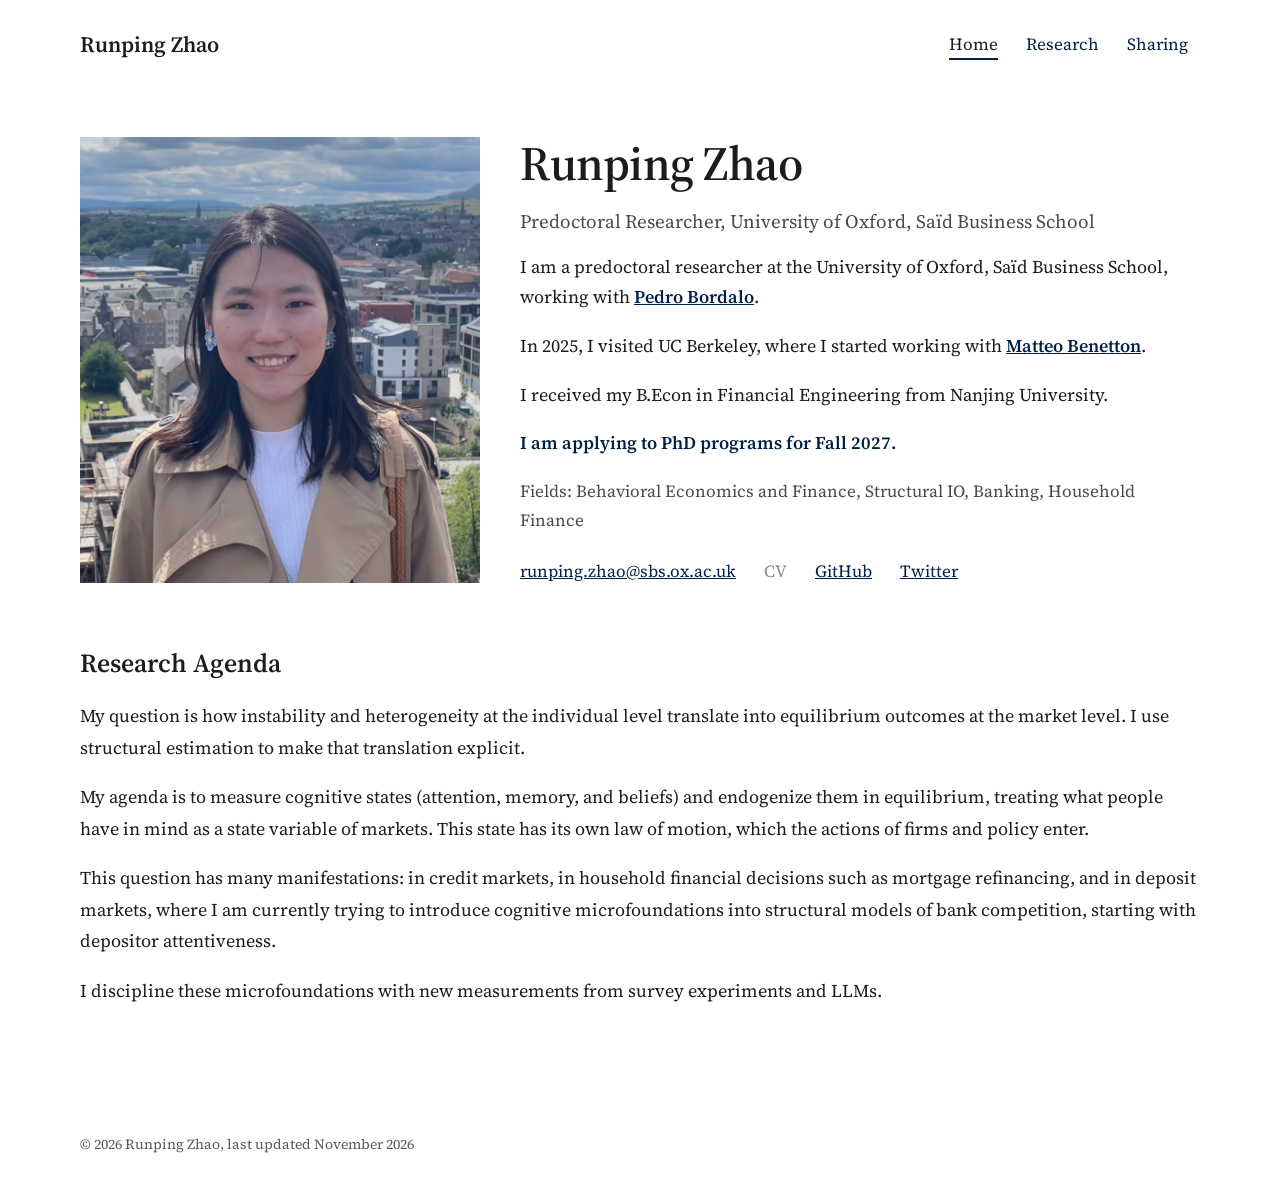
<file: index.html>
<!doctype html>
<html lang="en">
<head>
<meta charset="utf-8">
<meta name="viewport" content="width=device-width, initial-scale=1">
<title>Runping Zhao</title>
<meta name="description" content="Runping Zhao, predoctoral researcher at the University of Oxford, Saïd Business School. Behavioral economics and finance, structural IO, banking, and household finance.">
<meta property="og:title" content="Runping Zhao">
<meta property="og:description" content="Runping Zhao, predoctoral researcher at the University of Oxford, Saïd Business School. Behavioral economics and finance, structural IO, banking, and household finance.">
<meta property="og:type" content="website">
<meta property="og:image" content="https://runpingzhao.com/assets/runping-zhao.png">
<meta property="og:url" content="https://runpingzhao.com/">
<link rel="icon" href="assets/favicon.svg" type="image/svg+xml">
<link rel="preconnect" href="https://fonts.googleapis.com">
<link rel="preconnect" href="https://fonts.gstatic.com" crossorigin>
<link href="https://fonts.googleapis.com/css2?family=Source+Serif+4:ital,opsz,wght@0,8..60,400;0,8..60,600;1,8..60,400&display=swap" rel="stylesheet">
<link rel="stylesheet" href="assets/site.css">
</head>
<body>
<div style="font-family: 'Source Serif 4', Georgia, serif; color: #1c1c1c; background: #ffffff; min-height: 100vh; display: flex; flex-direction: column">

<header class="site-header" style="position: sticky; top: 0; z-index: 10; background: #ffffff; backdrop-filter: saturate(180%) blur(10px); -webkit-backdrop-filter: saturate(180%) blur(10px); border-bottom: 1px solid transparent; transition: background 250ms ease, border-color 250ms ease">
<div style="max-width: 1200px; margin: 0 auto; padding: 16px 40px 0; min-height: 72px; display: flex; flex-wrap: wrap; align-items: center; justify-content: space-between; gap: 8px">
<a href="index.html" style="font-size: 22px; font-weight: 600; color: #1c1c1c; text-decoration: none">Runping Zhao</a>
<nav aria-label="Main" style="display: flex; flex-wrap: wrap; gap: 4px; font-size: 17px">
<a href="index.html" aria-current="page" style="padding: 12px 12px; color: #1c1c1c; text-decoration: underline; text-decoration-color: #002147; text-decoration-thickness: 2px; text-underline-offset: 8px">Home</a>
<a href="research.html" style="padding: 12px 12px; text-decoration: none">Research</a>
<a href="sharing.html" style="padding: 12px 12px; text-decoration: none">Sharing</a>
</nav>
</div>
</header>

<main style="flex: 1; width: 100%; max-width: 1200px; margin: 0 auto; padding: 64px 40px 96px; box-sizing: border-box; display: flex; flex-direction: column; gap: 64px">

<section style="display: flex; flex-wrap: wrap; gap: 40px; align-items: stretch">
<div style="flex: 0 1 400px; min-height: 400px; position: relative; overflow: hidden"><img src="assets/runping-zhao.png" alt="Runping Zhao" width="970" height="968" style="position: absolute; inset: 0; width: 100%; height: 100%; object-fit: cover; object-position: 50% 30%; display: block"></div>
<div style="flex: 1 1 380px; display: flex; flex-direction: column; gap: 18px">
<h1 style="margin: 0; font-size: 48px; font-weight: 600; letter-spacing: -0.5px; line-height: 1.1">Runping Zhao</h1>
<p style="margin: 0; font-size: 19px; color: #4a4a4a">Predoctoral Researcher, University of Oxford, Saïd Business School</p>
<p style="margin: 0; font-size: 18px; line-height: 1.7">I am a predoctoral researcher at the University of Oxford, Saïd Business School, working with <a href="https://sites.google.com/site/pbordalo/" target="_blank" rel="noopener noreferrer" style="white-space: nowrap; font-weight: 600">Pedro Bordalo</a>.</p>
<p style="margin: 0; font-size: 18px; line-height: 1.7">In 2025, I visited UC Berkeley, where I started working with <a href="https://sites.google.com/view/matteobenetton/home" target="_blank" rel="noopener noreferrer" style="white-space: nowrap; font-weight: 600">Matteo Benetton</a>.</p>
<p style="margin: 0; font-size: 18px; line-height: 1.7">I received my B.Econ in Financial Engineering from Nanjing University.</p>
<p style="margin: 0; font-size: 18px; line-height: 1.7; font-weight: 600; color: #002147">I am applying to PhD programs for Fall 2027.</p>
<p style="margin: 0; font-size: 17px; line-height: 1.7; color: #4a4a4a">Fields: Behavioral Economics and Finance, Structural IO, Banking, Household Finance</p>
<nav aria-label="Links" style="display: flex; flex-wrap: wrap; gap: 8px 28px; font-size: 17px; padding-top: 6px">
<a class="js-email" data-u="runping.zhao" data-d="sbs.ox.ac.uk" href="#">runping.zhao [at] sbs.ox.ac.uk</a>
<span aria-disabled="true" title="Coming soon" style="color: #8a8a8a; cursor: default">CV</span>
<a href="https://github.com/ReunionZhao" target="_blank" rel="noopener noreferrer">GitHub</a>
<a href="https://x.com/reneeinsilence" target="_blank" rel="noopener noreferrer">Twitter</a>
</nav>
</div>
</section>

<section style="display: flex; flex-direction: column; gap: 20px">
<h2 style="margin: 0; font-size: 26px; font-weight: 600; line-height: 1.3">Research Agenda</h2>
<div style="display: flex; flex-direction: column; gap: 18px">
<p style="margin: 0; font-size: 18px; line-height: 1.75">My question is how instability and heterogeneity at the individual level translate into equilibrium outcomes at the market level. I use structural estimation to make that translation explicit.</p>
<p style="margin: 0; font-size: 18px; line-height: 1.75">My agenda is to measure cognitive states (attention, memory, and beliefs) and endogenize them in equilibrium, treating what people have in mind as a state variable of markets. This state has its own law of motion, which the actions of firms and policy enter.</p>
<p style="margin: 0; font-size: 18px; line-height: 1.75">This question has many manifestations: in credit markets, in household financial decisions such as mortgage refinancing, and in deposit markets, where I am currently trying to introduce cognitive microfoundations into structural models of bank competition, starting with depositor attentiveness.</p>
<p style="margin: 0; font-size: 18px; line-height: 1.75">I discipline these microfoundations with new measurements from survey experiments and LLMs.</p>
</div>
</section>

</main>

<footer style="margin-top: auto">
<div style="max-width: 1200px; margin: 0 auto; padding: 32px 40px 40px; font-size: 14px; color: #5a5850; text-align: left">© 2026 Runping Zhao, last updated November 2026</div>
</footer>
</div>
<script src="assets/site.js"></script>
</body>
</html>
</file>
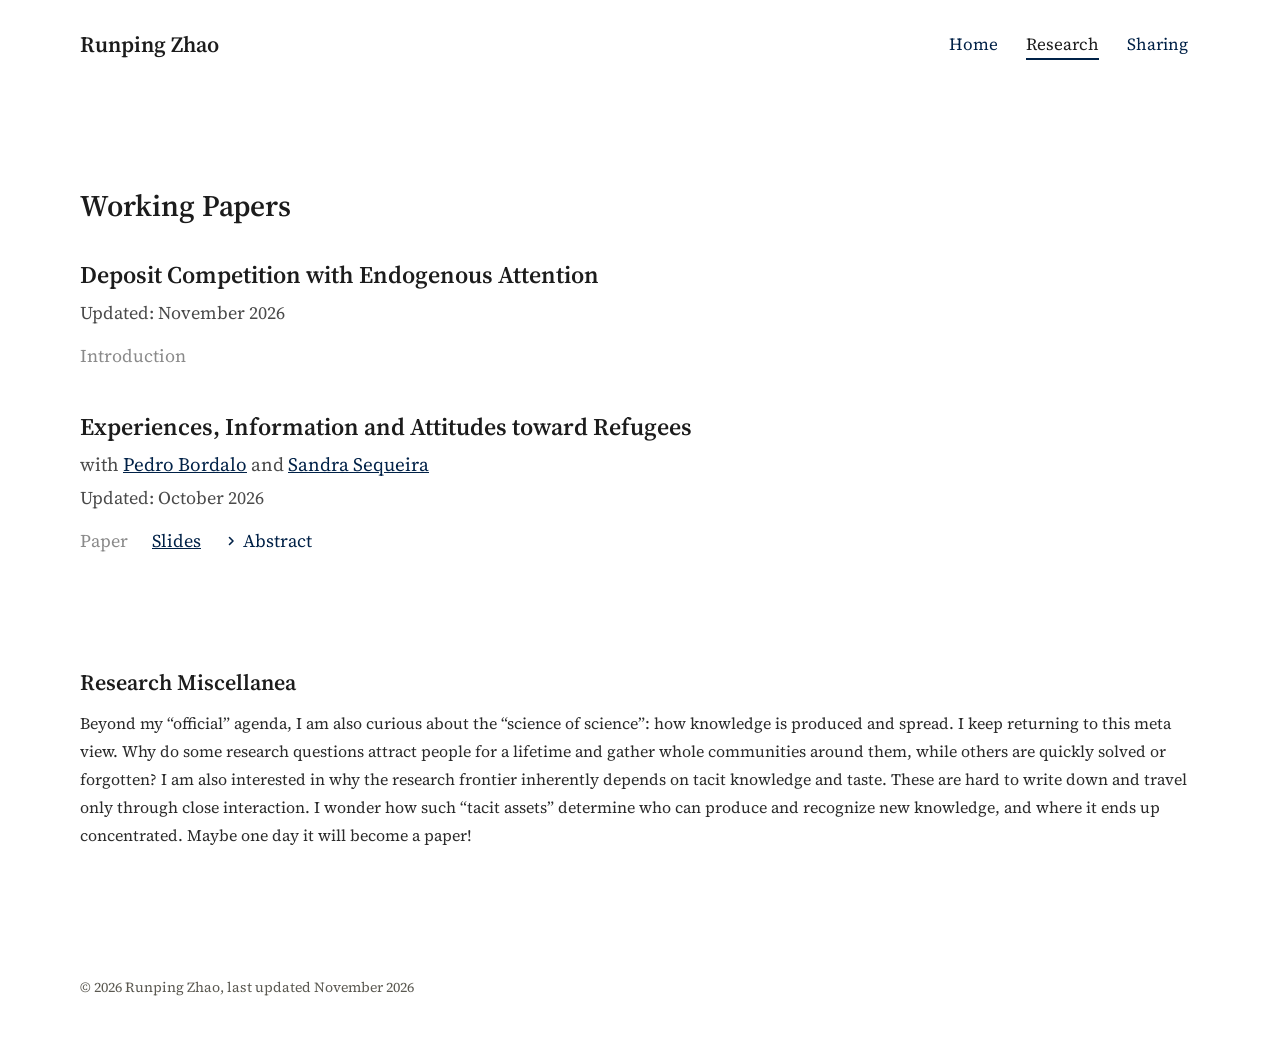
<file: research.html>
<!doctype html>
<html lang="en">
<head>
<meta charset="utf-8">
<meta name="viewport" content="width=device-width, initial-scale=1">
<title>Research | Runping Zhao</title>
<meta name="description" content="Runping Zhao, predoctoral researcher at the University of Oxford, Saïd Business School. Behavioral economics and finance, structural IO, banking, and household finance.">
<meta property="og:title" content="Runping Zhao">
<meta property="og:description" content="Runping Zhao, predoctoral researcher at the University of Oxford, Saïd Business School. Behavioral economics and finance, structural IO, banking, and household finance.">
<meta property="og:type" content="website">
<meta property="og:image" content="https://runpingzhao.com/assets/runping-zhao.png">
<meta property="og:url" content="https://runpingzhao.com/">
<link rel="icon" href="assets/favicon.svg" type="image/svg+xml">
<link rel="preconnect" href="https://fonts.googleapis.com">
<link rel="preconnect" href="https://fonts.gstatic.com" crossorigin>
<link href="https://fonts.googleapis.com/css2?family=Source+Serif+4:ital,opsz,wght@0,8..60,400;0,8..60,600;1,8..60,400&display=swap" rel="stylesheet">
<link rel="stylesheet" href="assets/site.css">
</head>
<body>
<div style="font-family: 'Source Serif 4', Georgia, serif; color: #1c1c1c; background: #ffffff; min-height: 100vh; display: flex; flex-direction: column">

<header class="site-header" style="position: sticky; top: 0; z-index: 10; background: #ffffff; backdrop-filter: saturate(180%) blur(10px); -webkit-backdrop-filter: saturate(180%) blur(10px); border-bottom: 1px solid transparent; transition: background 250ms ease, border-color 250ms ease">
<div style="max-width: 1200px; margin: 0 auto; padding: 16px 40px 0; min-height: 72px; display: flex; flex-wrap: wrap; align-items: center; justify-content: space-between; gap: 8px">
<a href="index.html" style="font-size: 22px; font-weight: 600; color: #1c1c1c; text-decoration: none">Runping Zhao</a>
<nav aria-label="Main" style="display: flex; flex-wrap: wrap; gap: 4px; font-size: 17px">
<a href="index.html" style="padding: 12px 12px; text-decoration: none">Home</a>
<a href="research.html" aria-current="page" style="padding: 12px 12px; color: #1c1c1c; text-decoration: underline; text-decoration-color: #002147; text-decoration-thickness: 2px; text-underline-offset: 8px">Research</a>
<a href="sharing.html" style="padding: 12px 12px; text-decoration: none">Sharing</a>
</nav>
</div>
</header>

<main style="flex: 1; width: 100%; max-width: 1200px; margin: 0 auto; padding: 64px 40px 96px; box-sizing: border-box; display: flex; flex-direction: column; gap: 48px">

<section style="display: flex; flex-direction: column; gap: 20px">


</section>

<section style="display: flex; flex-direction: column; gap: 32px">
<h2 style="margin: 0; font-size: 30px; font-weight: 600">Working Papers</h2>

<article style="display: flex; flex-direction: column; gap: 8px">
<h3 style="margin: 0; font-size: 24px; font-weight: 600; line-height: 1.4">Deposit Competition with Endogenous Attention</h3>
<p style="margin: 0; font-size: 18px; color: #4a4a4a">Updated: November 2026</p>
<div style="display: flex; flex-wrap: wrap; align-items: center; gap: 4px 24px; font-size: 18px">
<span aria-disabled="true" title="Coming soon" style="padding: 10px 0; color: #8a8a8a; cursor: default">Introduction</span>
</div>
</article>

<article style="display: flex; flex-direction: column; gap: 8px">
<h3 style="margin: 0; font-size: 24px; font-weight: 600; line-height: 1.4">Experiences, Information and Attitudes toward Refugees</h3>
<p style="margin: 0; font-size: 19px; color: #4a4a4a">with <a href="https://sites.google.com/site/pbordalo/" target="_blank" rel="noopener noreferrer" style="white-space: nowrap">Pedro Bordalo</a> and <a href="https://sites.google.com/view/sandramgsequeira" target="_blank" rel="noopener noreferrer" style="white-space: nowrap">Sandra Sequeira</a></p>
<p style="margin: 0; font-size: 18px; color: #4a4a4a">Updated: October 2026</p>
<div style="display: flex; flex-wrap: wrap; align-items: center; gap: 4px 24px; font-size: 18px">
<span aria-disabled="true" title="Coming soon" style="padding: 10px 0; color: #8a8a8a; cursor: default">Paper</span>
<a href="files/Bordalo_Sequeira_Zhao_Refugees_Slides.pdf" target="_blank" rel="noopener" style="padding: 10px 0">Slides</a>
<button type="button" class="js-abstract" data-target="abs-ref" aria-expanded="false" style="margin: 0; padding: 10px 0; min-height: 44px; background: none; border: none; cursor: pointer; font-family: inherit; font-size: 18px; color: #002147"><svg aria-hidden="true" width="12" height="12" viewBox="0 0 12 12" fill="none" stroke="currentColor" stroke-width="1.6" stroke-linecap="round" stroke-linejoin="round" style="display: inline-block; margin-right: 6px; transition: transform 350ms ease; transform: rotate(0deg)"><path d="M4.5 2.5L8 6l-3.5 3.5"></path></svg>Abstract</button>
</div>
<div id="abs-ref" style="display: grid; grid-template-rows: 0fr"><div style="overflow: hidden; min-height: 0"><div style="opacity: 0; transform: translateY(10px); transition: opacity 450ms ease, transform 450ms ease"><p style="margin: 0; font-size: 16px; line-height: 1.75; color: #2a2a2a">We study whether information can shift attitudes towards refugees, how long such shifts last, and what cognitive processes drive them. In a two-wave online experiment with approximately 1,200 UK respondents, we randomly expose participants to a documentary film, an academic paper, or both, each presenting evidence on the challenges and opportunities of refugee integration in Sub-Saharan Africa. All treatments generated more favorable attitudes toward refugees in the UK (including attitudes about local integration, which are typically more resistant to change) with effects persisting up to 8 months after the intervention. The documentary generates significantly more durable attitude change than the paper, particularly in the longer run. Using free-recall text analyzed through LLM-based classifications, we show that the documentary’s lasting advantage operates through recategorization: documentary viewers encode more, retain more, and shift from a “conflict” to an “empathy” mental model of refugees, and this retained knowledge predicts their attitudes months later. Exposure also reduces support for immigrants more broadly — a cross-domain spillover of comparable magnitude to the pro-refugee effect. This spillover is driven almost entirely by immigrant respondents, who process the same content through a “competition” mental model, and update negatively on their own group as being less deserving, rather than positively on refugees. Together, our findings establish three results: attitudes on salient political issues are malleable when information reaches people through the right medium; medium matters independently of content, because it shapes how deeply information is encoded and retained; and prior lived experience determines not just what people learn but the mental model through which they interpret new information and which attitudinal domain they update.</p></div></div></div>
</article>

</section>

<section style="display: flex; flex-direction: column; gap: 12px; margin-top: 48px">
<h2 style="margin: 0; font-size: 22px; font-weight: 600">Research Miscellanea</h2>
<p style="margin: 0; font-size: 16px; line-height: 1.75; color: #2a2a2a">Beyond my “official” agenda, I am also curious about the “science of science”: how knowledge is produced and spread. I keep returning to this meta view. Why do some research questions attract people for a lifetime and gather whole communities around them, while others are quickly solved or forgotten? I am also interested in why the research frontier inherently depends on tacit knowledge and taste. These are hard to write down and travel only through close interaction. I wonder how such “tacit assets” determine who can produce and recognize new knowledge, and where it ends up concentrated. Maybe one day it will become a paper!</p>
</section>

</main>

<footer style="margin-top: auto">
<div style="max-width: 1200px; margin: 0 auto; padding: 32px 40px 40px; font-size: 14px; color: #5a5850; text-align: left">© 2026 Runping Zhao, last updated November 2026</div>
</footer>
</div>
<script src="assets/site.js"></script>
</body>
</html>
</file>
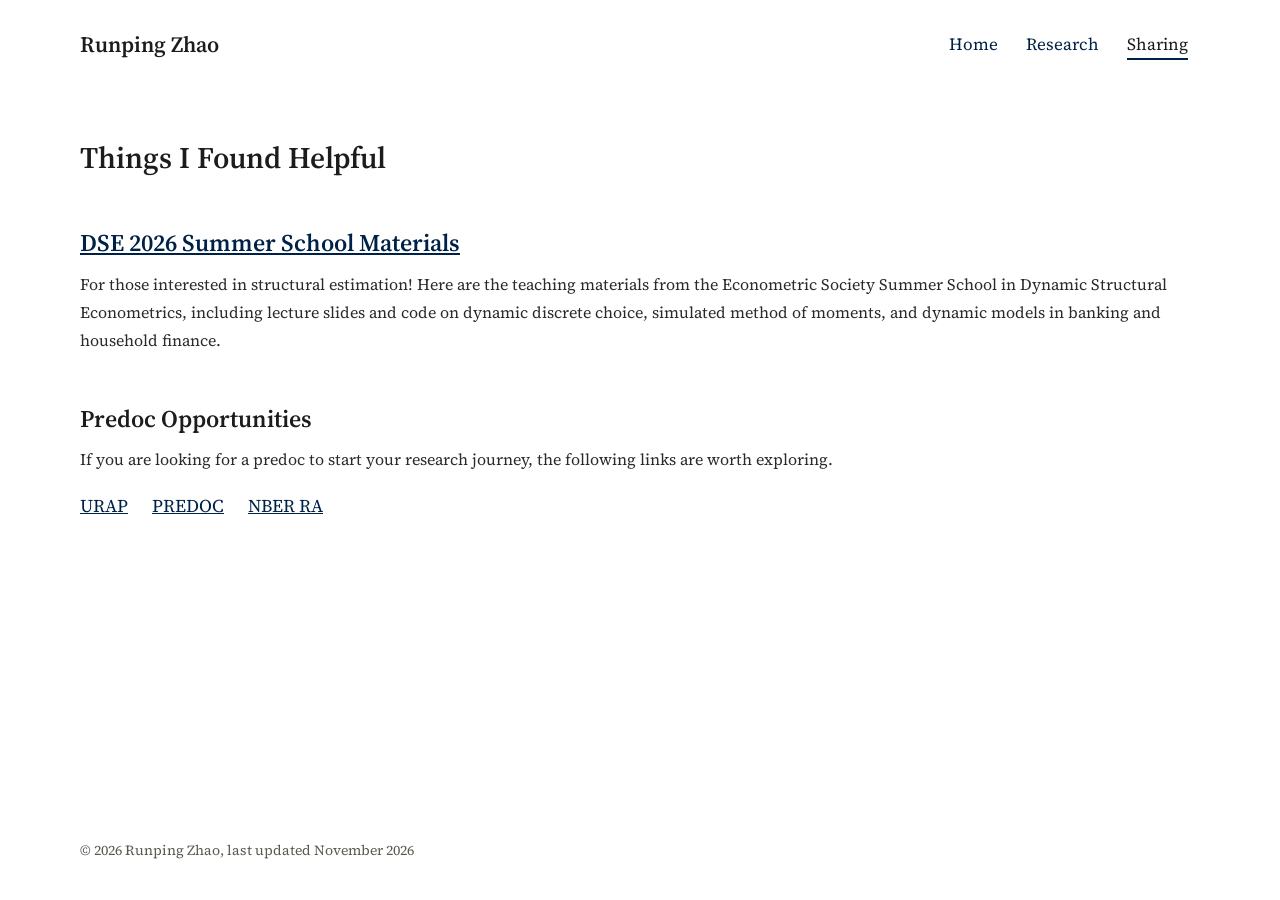
<file: sharing.html>
<!doctype html>
<html lang="en">
<head>
<meta charset="utf-8">
<meta name="viewport" content="width=device-width, initial-scale=1">
<title>Sharing | Runping Zhao</title>
<meta name="description" content="Runping Zhao, predoctoral researcher at the University of Oxford, Saïd Business School. Behavioral economics and finance, structural IO, banking, and household finance.">
<meta property="og:title" content="Runping Zhao">
<meta property="og:description" content="Runping Zhao, predoctoral researcher at the University of Oxford, Saïd Business School. Behavioral economics and finance, structural IO, banking, and household finance.">
<meta property="og:type" content="website">
<meta property="og:image" content="assets/runping-zhao.png">
<link rel="icon" href="assets/favicon.svg" type="image/svg+xml">
<link rel="preconnect" href="https://fonts.googleapis.com">
<link rel="preconnect" href="https://fonts.gstatic.com" crossorigin>
<link href="https://fonts.googleapis.com/css2?family=Source+Serif+4:ital,opsz,wght@0,8..60,400;0,8..60,600;1,8..60,400&display=swap" rel="stylesheet">
<link rel="stylesheet" href="assets/site.css">
</head>
<body>
<div style="font-family: 'Source Serif 4', Georgia, serif; color: #1c1c1c; background: #ffffff; min-height: 100vh; display: flex; flex-direction: column">

<header class="site-header" style="position: sticky; top: 0; z-index: 10; background: #ffffff; backdrop-filter: saturate(180%) blur(10px); -webkit-backdrop-filter: saturate(180%) blur(10px); border-bottom: 1px solid transparent; transition: background 250ms ease, border-color 250ms ease">
<div style="max-width: 1200px; margin: 0 auto; padding: 16px 40px 0; min-height: 72px; display: flex; flex-wrap: wrap; align-items: center; justify-content: space-between; gap: 8px">
<a href="index.html" style="font-size: 22px; font-weight: 600; color: #1c1c1c; text-decoration: none">Runping Zhao</a>
<nav aria-label="Main" style="display: flex; flex-wrap: wrap; gap: 4px; font-size: 17px">
<a href="index.html" style="padding: 12px 12px; text-decoration: none">Home</a>
<a href="research.html" style="padding: 12px 12px; text-decoration: none">Research</a>
<a href="sharing.html" aria-current="page" style="padding: 12px 12px; color: #1c1c1c; text-decoration: underline; text-decoration-color: #002147; text-decoration-thickness: 2px; text-underline-offset: 8px">Sharing</a>
</nav>
</div>
</header>

<main style="flex: 1; width: 100%; max-width: 1200px; margin: 0 auto; padding: 64px 40px 96px; box-sizing: border-box; display: flex; flex-direction: column; gap: 56px">

<section style="display: flex; flex-direction: column; gap: 48px">
<h2 style="margin: 0; font-size: 30px; font-weight: 600">Things I Found Helpful</h2>
<article style="display: flex; flex-direction: column; gap: 10px">
<h3 style="margin: 0; font-size: 24px; font-weight: 600; line-height: 1.4"><a href="https://github.com/dseconf/DSE2026" target="_blank" rel="noopener noreferrer">DSE 2026 Summer School Materials</a></h3>
<p style="margin: 0; font-size: 16px; line-height: 1.75; color: #2a2a2a">For those interested in structural estimation! Here are the teaching materials from the Econometric Society Summer School in Dynamic Structural Econometrics, including lecture slides and code on dynamic discrete choice, simulated method of moments, and dynamic models in banking and household finance.</p>
</article>
<article style="display: flex; flex-direction: column; gap: 10px">
<h3 style="margin: 0; font-size: 24px; font-weight: 600; line-height: 1.4">Predoc Opportunities</h3>
<p style="margin: 0; font-size: 16px; line-height: 1.75; color: #2a2a2a">If you are looking for a predoc to start your research journey, the following links are worth exploring.</p>
<div style="display: flex; flex-wrap: wrap; align-items: center; gap: 4px 24px; font-size: 18px">
<a href="https://econ.berkeley.edu/undergraduate/program/research-opportunities" target="_blank" rel="noopener noreferrer" style="padding: 10px 0">URAP</a>
<a href="https://www.predoc.org/for-undergraduates" target="_blank" rel="noopener noreferrer" style="padding: 10px 0">PREDOC</a>
<a href="https://www.nber.org/career-resources/research-assistant-positions-nber" target="_blank" rel="noopener noreferrer" style="padding: 10px 0">NBER RA</a>
</div>
</article>
</section>

</main>

<footer style="margin-top: auto">
<div style="max-width: 1200px; margin: 0 auto; padding: 32px 40px 40px; font-size: 14px; color: #5a5850; text-align: left">© 2026 Runping Zhao, last updated November 2026</div>
</footer>
</div>
<script src="assets/site.js"></script>
</body>
</html>
</file>
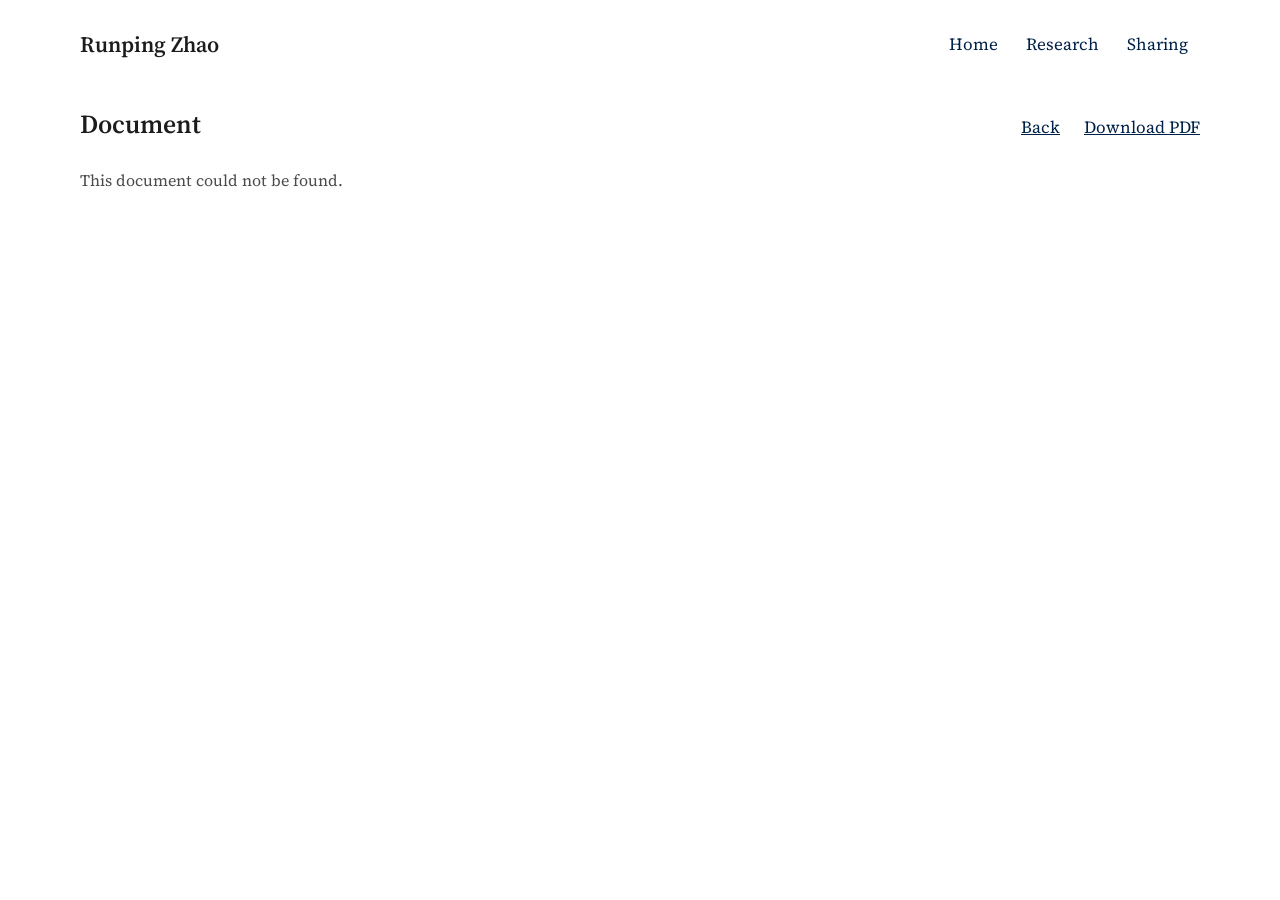
<file: viewer.html>
<!doctype html>
<html lang="en">
<head>
<meta charset="utf-8">
<meta name="viewport" content="width=device-width, initial-scale=1">
<title>Document | Runping Zhao</title>
<meta name="description" content="Runping Zhao, predoctoral researcher at the University of Oxford, Saïd Business School. Behavioral economics and finance, structural IO, banking, and household finance.">
<meta property="og:title" content="Runping Zhao">
<meta property="og:description" content="Runping Zhao, predoctoral researcher at the University of Oxford, Saïd Business School. Behavioral economics and finance, structural IO, banking, and household finance.">
<meta property="og:type" content="website">
<meta property="og:image" content="assets/runping-zhao.png">
<link rel="icon" href="assets/favicon.svg" type="image/svg+xml">
<link rel="preconnect" href="https://fonts.googleapis.com">
<link rel="preconnect" href="https://fonts.gstatic.com" crossorigin>
<link href="https://fonts.googleapis.com/css2?family=Source+Serif+4:ital,opsz,wght@0,8..60,400;0,8..60,600;1,8..60,400&display=swap" rel="stylesheet">
<link rel="stylesheet" href="assets/site.css">
</head>
<body>
<div style="font-family: 'Source Serif 4', Georgia, serif; color: #1c1c1c; background: #ffffff; min-height: 100vh; display: flex; flex-direction: column">
<header class="site-header" style="position: sticky; top: 0; z-index: 10; background: #ffffff; backdrop-filter: saturate(180%) blur(10px); -webkit-backdrop-filter: saturate(180%) blur(10px); border-bottom: 1px solid transparent; transition: background 250ms ease, border-color 250ms ease">
<div style="max-width: 1200px; margin: 0 auto; padding: 16px 40px 0; min-height: 72px; display: flex; flex-wrap: wrap; align-items: center; justify-content: space-between; gap: 8px">
<a href="index.html" style="font-size: 22px; font-weight: 600; color: #1c1c1c; text-decoration: none">Runping Zhao</a>
<nav aria-label="Main" style="display: flex; flex-wrap: wrap; gap: 4px; font-size: 17px">
<a href="index.html" style="padding: 12px 12px; text-decoration: none">Home</a>
<a href="research.html" style="padding: 12px 12px; text-decoration: none">Research</a>
<a href="sharing.html" style="padding: 12px 12px; text-decoration: none">Sharing</a>
</nav>
</div>
</header>
<main style="flex: 1; width: 100%; max-width: 1200px; margin: 0 auto; padding: 32px 40px 64px; box-sizing: border-box; display: flex; flex-direction: column; gap: 20px">
<div style="display: flex; flex-wrap: wrap; align-items: baseline; justify-content: space-between; gap: 8px 24px">
<h1 id="doc-title" style="margin: 0; font-size: 26px; font-weight: 600; line-height: 1.3">Document</h1>
<div style="display: flex; gap: 24px; font-size: 17px">
<a id="doc-back" href="index.html" style="padding: 10px 0">Back</a>
<a id="doc-download" href="#" download style="padding: 10px 0">Download PDF</a>
</div>
</div>
<p id="doc-status" style="margin: 0; font-size: 16px; color: #4a4a4a">Loading…</p>
<div id="doc-pages" class="pdf-pages"></div>
</main>
</div>
<script src="assets/site.js"></script>
<script type="module" src="assets/viewer.js"></script>
</body>
</html>
</file>
<file: assets/site.css>
*,*::before,*::after{box-sizing:border-box}
body{margin:0}
a{color:#002147}a:hover{color:#4a6a92}
.pdf-pages{display:flex;flex-direction:column;align-items:center;gap:16px}
.pdf-pages canvas{display:block;max-width:100%;height:auto;box-shadow:0 1px 3px rgba(0,0,0,.12),0 1px 12px rgba(0,0,0,.06)}
@media (max-width:640px){header>div,main{padding-left:20px!important;padding-right:20px!important}}
@media (prefers-reduced-motion: reduce){*{animation:none!important;transition:none!important}}
</file>
